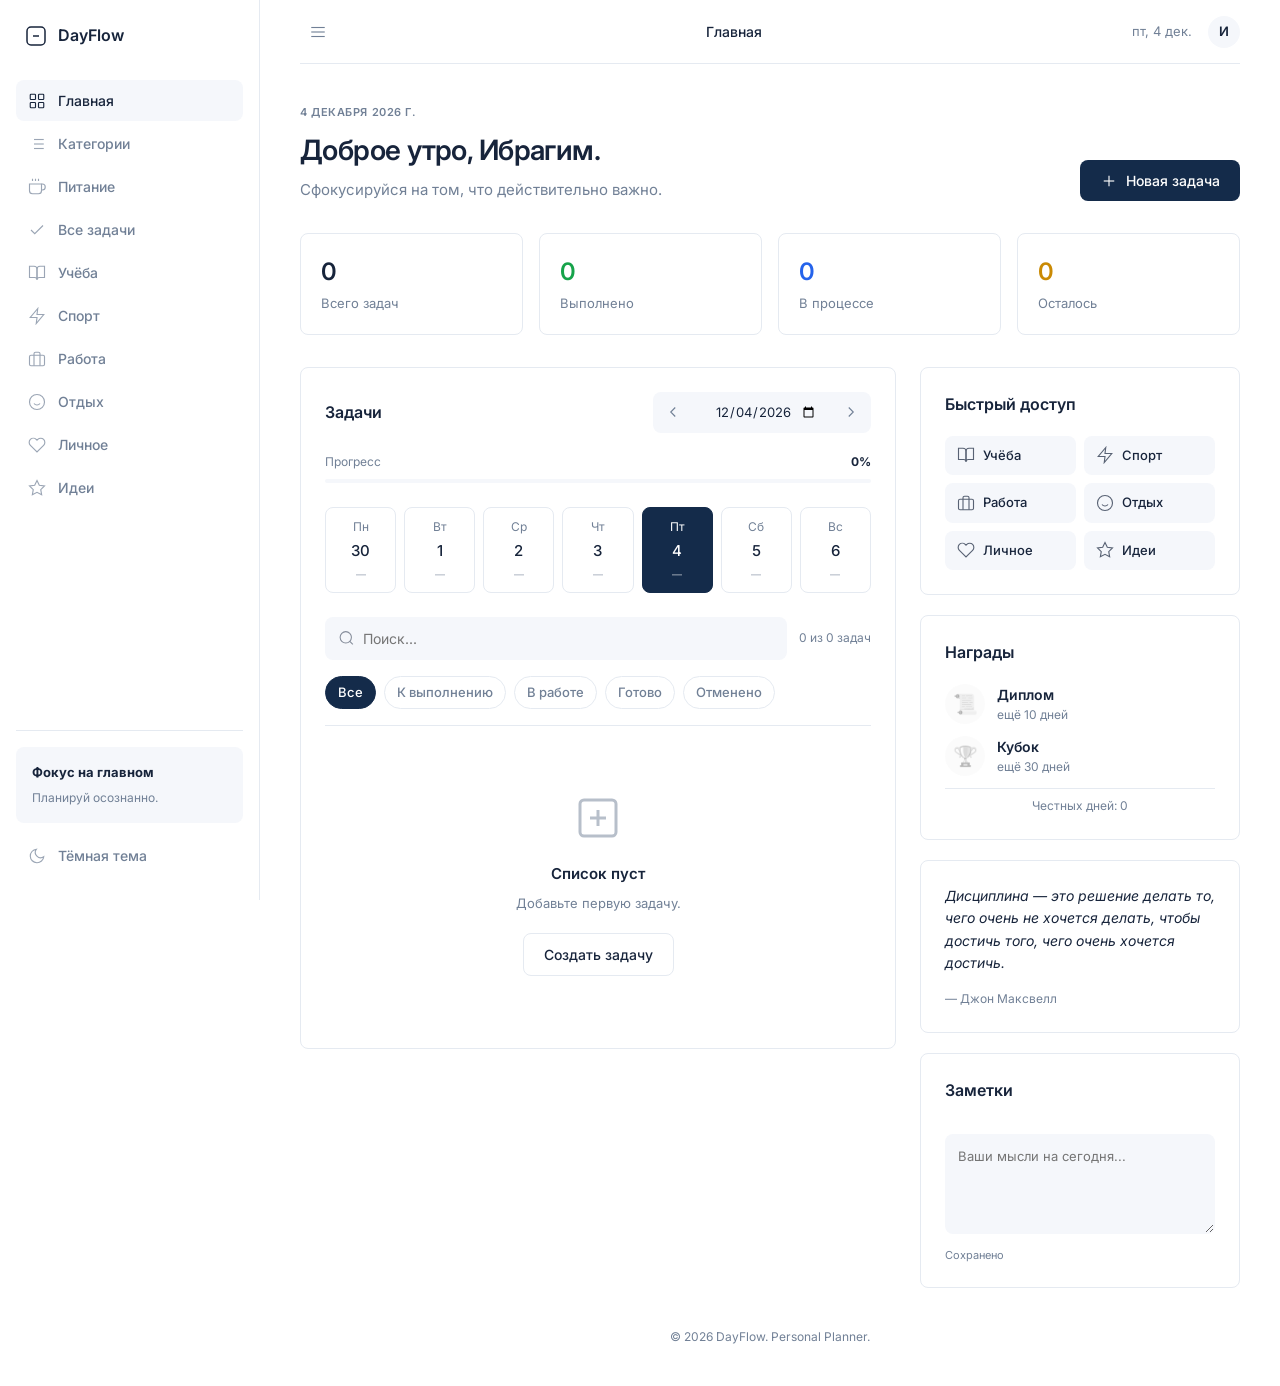
<file: index.html>
<!DOCTYPE html>
<html lang="ru">
<head>
  <meta charset="UTF-8">
  <meta name="viewport" content="width=device-width, initial-scale=1.0, viewport-fit=cover">
  <meta name="theme-color" content="#ffffff">
  <title>DayFlow</title>
  <link rel="preconnect" href="https://fonts.googleapis.com">
  <link rel="preconnect" href="https://fonts.gstatic.com" crossorigin>
  <link href="https://fonts.googleapis.com/css2?family=Inter:wght@400;500;600&display=swap" rel="stylesheet">
  <link rel="stylesheet" href="style.css">
</head>
<body>
  <div class="app-shell">
    <aside class="sidebar" id="sidebar">
      <a class="brand" href="index.html">
        <svg class="brand-icon" viewBox="0 0 24 24" fill="none" stroke="currentColor" stroke-width="2"><rect x="3" y="3" width="18" height="18" rx="4"/><path d="M9 12h6"/></svg>
        <span class="brand-text">DayFlow</span>
      </a>
      
      <nav class="nav">
        <a class="nav-link active" href="index.html">
          <svg viewBox="0 0 24 24" fill="none" stroke="currentColor" stroke-width="2"><rect x="3" y="3" width="7" height="7" rx="1"/><rect x="14" y="3" width="7" height="7" rx="1"/><rect x="3" y="14" width="7" height="7" rx="1"/><rect x="14" y="14" width="7" height="7" rx="1"/></svg>
          Главная
        </a>
        <a class="nav-link" href="category.html">
          <svg viewBox="0 0 24 24" fill="none" stroke="currentColor" stroke-width="2"><line x1="8" y1="6" x2="21" y2="6"/><line x1="8" y1="12" x2="21" y2="12"/><line x1="8" y1="18" x2="21" y2="18"/><line x1="3" y1="6" x2="3.01" y2="6"/><line x1="3" y1="12" x2="3.01" y2="12"/><line x1="3" y1="18" x2="3.01" y2="18"/></svg>
          Категории
        </a>
        <a class="nav-link" href="nutrition.html">
          <svg viewBox="0 0 24 24" fill="none" stroke="currentColor" stroke-width="2"><path d="M18 8h1a4 4 0 0 1 0 8h-1"/><path d="M2 8h16v9a4 4 0 0 1-4 4H6a4 4 0 0 1-4-4V8z"/><line x1="6" y1="1" x2="6" y2="4"/><line x1="10" y1="1" x2="10" y2="4"/><line x1="14" y1="1" x2="14" y2="4"/></svg>
          Питание
        </a>
        <button type="button" class="nav-link" data-filter="all">
          <svg viewBox="0 0 24 24" fill="none" stroke="currentColor" stroke-width="2"><polyline points="20 6 9 17 4 12"/></svg>
          Все задачи
        </button>
        <button type="button" class="nav-link" data-filter="study">
          <svg viewBox="0 0 24 24" fill="none" stroke="currentColor" stroke-width="2"><path d="M2 3h6a4 4 0 0 1 4 4v14a3 3 0 0 0-3-3H2z"/><path d="M22 3h-6a4 4 0 0 0-4 4v14a3 3 0 0 1 3-3h7z"/></svg>
          Учёба
        </button>
        <button type="button" class="nav-link" data-filter="sport">
          <svg viewBox="0 0 24 24" fill="none" stroke="currentColor" stroke-width="2"><polygon points="13 2 3 14 12 14 11 22 21 10 12 10 13 2"/></svg>
          Спорт
        </button>
        <button type="button" class="nav-link" data-filter="work">
          <svg viewBox="0 0 24 24" fill="none" stroke="currentColor" stroke-width="2"><rect x="2" y="7" width="20" height="14" rx="2" ry="2"/><path d="M16 21V5a2 2 0 0 0-2-2h-4a2 2 0 0 0-2 2v16"/></svg>
          Работа
        </button>
        <button type="button" class="nav-link" data-filter="rest">
          <svg viewBox="0 0 24 24" fill="none" stroke="currentColor" stroke-width="2"><circle cx="12" cy="12" r="10"/><path d="M8 14s1.5 2 4 2 4-2 4-2"/><line x1="9" y1="9" x2="9.01" y2="9"/><line x1="15" y1="9" x2="15.01" y2="9"/></svg>
          Отдых
        </button>
        <button type="button" class="nav-link" data-filter="personal">
          <svg viewBox="0 0 24 24" fill="none" stroke="currentColor" stroke-width="2"><path d="M20.84 4.61a5.5 5.5 0 0 0-7.78 0L12 5.67l-1.06-1.06a5.5 5.5 0 0 0-7.78 7.78l1.06 1.06L12 21.23l7.78-7.78 1.06-1.06a5.5 5.5 0 0 0 0-7.78z"/></svg>
          Личное
        </button>
        <button type="button" class="nav-link" data-filter="ideas">
          <svg viewBox="0 0 24 24" fill="none" stroke="currentColor" stroke-width="2"><polygon points="12 2 15.09 8.26 22 9.27 17 14.14 18.18 21.02 12 17.77 5.82 21.02 7 14.14 2 9.27 8.91 8.26 12 2"/></svg>
          Идеи
        </button>
      </nav>

      <div class="sidebar-bottom">
        <div class="tip-card">
          <strong>Фокус на главном</strong>
          <small>Планируй осознанно.</small>
        </div>
        <button type="button" class="nav-link theme-toggle" id="themeToggle">
          <svg class="icon-moon" viewBox="0 0 24 24" fill="none" stroke="currentColor" stroke-width="2"><path d="M21 12.79A9 9 0 1 1 11.21 3 7 7 0 0 0 21 12.79z"/></svg>
          <svg class="icon-sun hidden" viewBox="0 0 24 24" fill="none" stroke="currentColor" stroke-width="2"><circle cx="12" cy="12" r="5"/><line x1="12" y1="1" x2="12" y2="3"/><line x1="12" y1="21" x2="12" y2="23"/><line x1="4.22" y1="4.22" x2="5.64" y2="5.64"/><line x1="18.36" y1="18.36" x2="19.78" y2="19.78"/><line x1="1" y1="12" x2="3" y2="12"/><line x1="21" y1="12" x2="23" y2="12"/><line x1="4.22" y1="19.78" x2="5.64" y2="18.36"/><line x1="18.36" y1="5.64" x2="19.78" y2="4.22"/></svg>
          <span id="themeLabel">Тёмная тема</span>
        </button>
      </div>
    </aside>
    
    <button type="button" class="nav-backdrop" id="navBackdrop" aria-label="Закрыть меню"></button>

    <main class="main-content">
      <header class="topbar">
        <button type="button" class="mobile-menu icon-button" id="menuToggle" aria-label="Меню">
          <svg viewBox="0 0 24 24" fill="none" stroke="currentColor" stroke-width="2"><line x1="3" y1="12" x2="21" y2="12"/><line x1="3" y1="6" x2="21" y2="6"/><line x1="3" y1="18" x2="21" y2="18"/></svg>
        </button>
        <div class="breadcrumb">Главная</div>
        <div class="top-actions">
          <span class="today-label" id="headerDate"></span>
          <div class="avatar">И</div>
        </div>
      </header>

      <section class="welcome-row">
        <div>
          <p class="eyebrow" id="fullDate">ПЛАН НА СЕГОДНЯ</p>
          <h1>Доброе утро, Ибрагим.</h1>
          <p class="muted">Сфокусируйся на том, что действительно важно.</p>
        </div>
        <button type="button" class="primary-button" id="addTaskTop">
          <svg viewBox="0 0 24 24" fill="none" stroke="currentColor" stroke-width="2"><line x1="12" y1="5" x2="12" y2="19"/><line x1="5" y1="12" x2="19" y2="12"/></svg>
          Новая задача
        </button>
      </section>

      <section class="stats-grid">
        <article class="stat-card">
          <div class="stat-value" id="totalCount">0</div>
          <div class="stat-label">Всего задач</div>
        </article>
        <article class="stat-card">
          <div class="stat-value success" id="doneCount">0</div>
          <div class="stat-label">Выполнено</div>
        </article>
        <article class="stat-card">
          <div class="stat-value active" id="progressCount">0</div>
          <div class="stat-label">В процессе</div>
        </article>
        <article class="stat-card">
          <div class="stat-value warning" id="remainingCount">0</div>
          <div class="stat-label">Осталось</div>
        </article>
      </section>

      <section class="content-grid">
        <div class="panel tasks-panel">
          <div class="panel-heading">
            <h2>Задачи</h2>
            <div class="date-control">
              <button type="button" class="icon-button small" id="prevDay">
                <svg viewBox="0 0 24 24" fill="none" stroke="currentColor" stroke-width="2"><polyline points="15 18 9 12 15 6"/></svg>
              </button>
              <input type="date" id="selectedDate">
              <button type="button" class="icon-button small" id="nextDay">
                <svg viewBox="0 0 24 24" fill="none" stroke="currentColor" stroke-width="2"><polyline points="9 18 15 12 9 6"/></svg>
              </button>
            </div>
          </div>
          
          <div class="progress-wrap">
            <div class="progress-info">
              <span>Прогресс</span>
              <strong id="progressPercent">0%</strong>
            </div>
            <div class="progress-track"><div id="progressBar"></div></div>
          </div>

          <div class="week-strip" id="weekStrip"></div>

          <div class="task-tools">
            <label class="search-box">
              <svg viewBox="0 0 24 24" fill="none" stroke="currentColor" stroke-width="2"><circle cx="11" cy="11" r="8"/><line x1="21" y1="21" x2="16.65" y2="16.65"/></svg>
              <input type="search" id="taskSearch" placeholder="Поиск...">
            </label>
            <span class="task-tools-hint" id="taskCountHint"></span>
          </div>

          <div class="filter-row">
            <button type="button" class="filter-chip selected" data-status="all">Все</button>
            <button type="button" class="filter-chip" data-status="todo">К выполнению</button>
            <button type="button" class="filter-chip" data-status="doing">В работе</button>
            <button type="button" class="filter-chip" data-status="done">Готово</button>
            <button type="button" class="filter-chip" data-status="cancelled">Отменено</button>
          </div>

          <div id="taskList" class="task-list"></div>
          
          <div class="empty-state hidden" id="emptyState">
            <svg class="empty-icon" viewBox="0 0 24 24" fill="none" stroke="currentColor" stroke-width="1.5"><rect x="3" y="3" width="18" height="18" rx="2"/><path d="M12 8v8"/><path d="M8 12h8"/></svg>
            <h3>Список пуст</h3>
            <p>Добавьте первую задачу, чтобы начать продуктивный день.</p>
            <button type="button" class="primary-button ghost" id="emptyAdd">Создать задачу</button>
          </div>
        </div>

        <aside class="right-column">
          <div class="panel quick-panel">
            <div class="panel-heading"><h2>Быстрый доступ</h2></div>
            <div class="quick-categories">
              <button type="button" class="quick-category" data-category="study"><svg viewBox="0 0 24 24" fill="none" stroke="currentColor" stroke-width="2"><path d="M2 3h6a4 4 0 0 1 4 4v14a3 3 0 0 0-3-3H2z"/><path d="M22 3h-6a4 4 0 0 0-4 4v14a3 3 0 0 1 3-3h7z"/></svg> Учёба</button>
              <button type="button" class="quick-category" data-category="sport"><svg viewBox="0 0 24 24" fill="none" stroke="currentColor" stroke-width="2"><polygon points="13 2 3 14 12 14 11 22 21 10 12 10 13 2"/></svg> Спорт</button>
              <button type="button" class="quick-category" data-category="work"><svg viewBox="0 0 24 24" fill="none" stroke="currentColor" stroke-width="2"><rect x="2" y="7" width="20" height="14" rx="2"/><path d="M16 21V5a2 2 0 0 0-2-2h-4a2 2 0 0 0-2 2v16"/></svg> Работа</button>
              <button type="button" class="quick-category" data-category="rest"><svg viewBox="0 0 24 24" fill="none" stroke="currentColor" stroke-width="2"><circle cx="12" cy="12" r="10"/><path d="M8 14s1.5 2 4 2 4-2 4-2"/></svg> Отдых</button>
              <button type="button" class="quick-category" data-category="personal"><svg viewBox="0 0 24 24" fill="none" stroke="currentColor" stroke-width="2"><path d="M20.84 4.61a5.5 5.5 0 0 0-7.78 0L12 5.67l-1.06-1.06a5.5 5.5 0 0 0-7.78 7.78l1.06 1.06L12 21.23l7.78-7.78 1.06-1.06a5.5 5.5 0 0 0 0-7.78z"/></svg> Личное</button>
              <button type="button" class="quick-category" data-category="ideas"><svg viewBox="0 0 24 24" fill="none" stroke="currentColor" stroke-width="2"><polygon points="12 2 15.09 8.26 22 9.27 17 14.14 18.18 21.02 12 17.77 5.82 21.02 7 14.14 2 9.27 8.91 8.26 12 2"/></svg> Идеи</button>
            </div>
          </div>

          <!-- === НАГРАДЫ (добавлено) === -->
          <div class="panel awards-panel">
            <div class="panel-heading"><h2>Награды</h2></div>
            <div id="awardsBlock" class="awards-block" aria-live="polite"></div>
          </div>

          <div class="quote-card">
            <blockquote>
              <p>Дисциплина — это решение делать то, чего очень не хочется делать, чтобы достичь того, чего очень хочется достичь.</p>
              <cite>— Джон Максвелл</cite>
            </blockquote>
          </div>

          <div class="panel mini-panel">
            <div class="panel-heading"><h2>Заметки</h2></div>
            <textarea id="dailyNote" placeholder="Ваши мысли на сегодня..."></textarea>
            <small class="save-hint" id="noteSaved">Сохранено</small>
          </div>
        </aside>
      </section>
      
      <footer>© 2026 DayFlow. Personal Planner.</footer>
    </main>
  </div>

  <!-- Модальное окно -->
  <div class="modal-backdrop hidden" id="taskModal">
    <form class="modal" id="taskForm">
      <div class="modal-heading">
        <h2 id="modalTitle">Новая задача</h2>
        <button type="button" class="icon-button" id="closeModal">
          <svg viewBox="0 0 24 24" fill="none" stroke="currentColor" stroke-width="2"><line x1="18" y1="6" x2="6" y2="18"/><line x1="6" y1="6" x2="18" y2="18"/></svg>
        </button>
      </div>
      <input type="hidden" id="taskId">
      
      <div class="form-group">
        <label>Название</label>
        <input id="taskTitle" maxlength="90" required placeholder="Что нужно сделать?">
      </div>
      
      <div class="form-group">
        <label>Описание <span class="optional">(необязательно)</span></label>
        <textarea id="taskDescription" rows="2" placeholder="Детали задачи..."></textarea>
      </div>
      
      <div class="form-row">
        <div class="form-group">
          <label>Категория</label>
          <select id="taskCategory">
            <option value="study">Учёба</option>
            <option value="sport">Спорт</option>
            <option value="work">Работа</option>
            <option value="rest">Отдых</option>
            <option value="personal">Личное</option>
            <option value="ideas">Идеи</option>
          </select>
        </div>
        <div class="form-group">
          <label>Дата</label>
          <input type="date" id="taskDate" required>
        </div>
      </div>

      <div class="form-row">
        <div class="form-group">
          <label>Время <span class="optional">(необязательно)</span></label>
          <input type="time" id="taskTime">
        </div>
        <div class="form-group">
          <label>Приоритет</label>
          <select id="taskPriority">
            <option value="normal">Обычный</option>
            <option value="high">Высокий</option>
            <option value="low">Низкий</option>
          </select>
        </div>
      </div>

      <div class="form-group">
        <label>Статус</label>
        <select id="taskStatus">
          <option value="todo">К выполнению</option>
          <option value="doing">В работе</option>
          <option value="done">Готово</option>
          <option value="cancelled">Отменено</option>
        </select>
      </div>

      <div id="sportFields" class="sport-fields hidden">
        <div class="sport-title">Параметры активности</div>
        <div class="form-row">
          <div class="form-group">
            <label>Тип</label>
            <select id="sportType"><option>Бег</option><option>Велосипед</option><option>Прогулка</option><option>Тренировка</option></select>
          </div>
          <div class="form-group">
            <label>Цель</label>
            <input id="sportGoal" placeholder="Например: 5 км">
          </div>
        </div>
      </div>

      <div class="modal-actions">
        <button type="button" class="secondary-button" id="cancelModal">Отмена</button>
        <button type="submit" class="primary-button">Сохранить</button>
      </div>
    </form>
  </div>

  <div id="toast-container" class="toast-container"></div>
  <script src="script.js"></script>
</body>
</html>
</file>
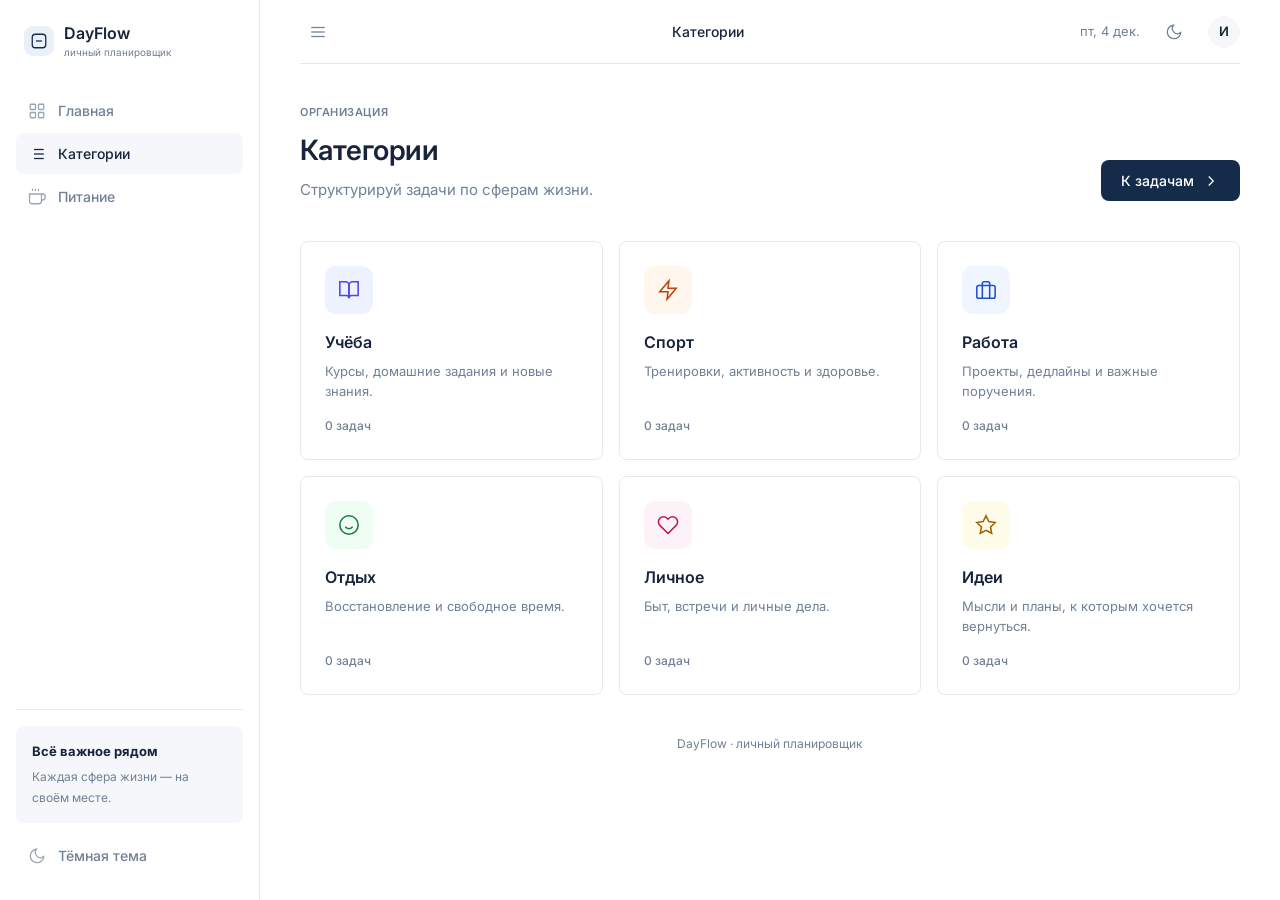
<file: category.html>
<!DOCTYPE html>
<html lang="ru">
<head>
  <meta charset="UTF-8">
  <meta name="viewport" content="width=device-width, initial-scale=1.0, viewport-fit=cover">
  <meta name="theme-color" content="#f3f5f8">
  <title>Категории — DayFlow</title>
  <link rel="preconnect" href="https://fonts.googleapis.com">
  <link rel="preconnect" href="https://fonts.gstatic.com" crossorigin>
  <link href="https://fonts.googleapis.com/css2?family=Inter:wght@400;500;600;700&display=swap" rel="stylesheet">
  <link rel="stylesheet" href="style.css">
</head>
<body>
  <svg xmlns="http://www.w3.org/2000/svg" style="display:none" aria-hidden="true">
    <symbol id="i-logo" viewBox="0 0 24 24"><rect x="3" y="3" width="18" height="18" rx="4"/><path d="M8 12h8"/></symbol>
    <symbol id="i-grid" viewBox="0 0 24 24"><rect x="3" y="3" width="7" height="7" rx="1"/><rect x="14" y="3" width="7" height="7" rx="1"/><rect x="3" y="14" width="7" height="7" rx="1"/><rect x="14" y="14" width="7" height="7" rx="1"/></symbol>
    <symbol id="i-list" viewBox="0 0 24 24"><line x1="8" y1="6" x2="21" y2="6"/><line x1="8" y1="12" x2="21" y2="12"/><line x1="8" y1="18" x2="21" y2="18"/><line x1="3" y1="6" x2="3.01" y2="6"/><line x1="3" y1="12" x2="3.01" y2="12"/><line x1="3" y1="18" x2="3.01" y2="18"/></symbol>
    <symbol id="i-cup" viewBox="0 0 24 24"><path d="M18 8h1a4 4 0 0 1 0 8h-1"/><path d="M2 8h16v9a4 4 0 0 1-4 4H6a4 4 0 0 1-4-4V8z"/><line x1="6" y1="1" x2="6" y2="4"/><line x1="10" y1="1" x2="10" y2="4"/><line x1="14" y1="1" x2="14" y2="4"/></symbol>
    <symbol id="i-moon" viewBox="0 0 24 24"><path d="M21 12.79A9 9 0 1 1 11.21 3 7 7 0 0 0 21 12.79z"/></symbol>
    <symbol id="i-sun" viewBox="0 0 24 24"><circle cx="12" cy="12" r="5"/><line x1="12" y1="1" x2="12" y2="3"/><line x1="12" y1="21" x2="12" y2="23"/><line x1="4.22" y1="4.22" x2="5.64" y2="5.64"/><line x1="18.36" y1="18.36" x2="19.78" y2="19.78"/><line x1="1" y1="12" x2="3" y2="12"/><line x1="21" y1="12" x2="23" y2="12"/><line x1="4.22" y1="19.78" x2="5.64" y2="18.36"/><line x1="18.36" y1="5.64" x2="19.78" y2="4.22"/></symbol>
    <symbol id="i-menu" viewBox="0 0 24 24"><line x1="3" y1="12" x2="21" y2="12"/><line x1="3" y1="6" x2="21" y2="6"/><line x1="3" y1="18" x2="21" y2="18"/></symbol>
    <symbol id="i-right" viewBox="0 0 24 24"><polyline points="9 18 15 12 9 6"/></symbol>
    <symbol id="i-book" viewBox="0 0 24 24"><path d="M2 3h6a4 4 0 0 1 4 4v14a3 3 0 0 0-3-3H2z"/><path d="M22 3h-6a4 4 0 0 0-4 4v14a3 3 0 0 1 3-3h7z"/></symbol>
    <symbol id="i-bolt" viewBox="0 0 24 24"><polygon points="13 2 3 14 12 14 11 22 21 10 12 10 13 2"/></symbol>
    <symbol id="i-case" viewBox="0 0 24 24"><rect x="2" y="7" width="20" height="14" rx="2"/><path d="M16 21V5a2 2 0 0 0-2-2h-4a2 2 0 0 0-2 2v16"/></symbol>
    <symbol id="i-smile" viewBox="0 0 24 24"><circle cx="12" cy="12" r="10"/><path d="M8 14s1.5 2 4 2 4-2 4-2"/><line x1="9" y1="9" x2="9.01" y2="9"/><line x1="15" y1="9" x2="15.01" y2="9"/></symbol>
    <symbol id="i-heart" viewBox="0 0 24 24"><path d="M20.84 4.61a5.5 5.5 0 0 0-7.78 0L12 5.67l-1.06-1.06a5.5 5.5 0 0 0-7.78 7.78l1.06 1.06L12 21.23l7.78-7.78 1.06-1.06a5.5 5.5 0 0 0 0-7.78z"/></symbol>
    <symbol id="i-star" viewBox="0 0 24 24"><polygon points="12 2 15.09 8.26 22 9.27 17 14.14 18.18 21.02 12 17.77 5.82 21.02 7 14.14 2 9.27 8.91 8.26 12 2"/></symbol>
  </svg>

  <div class="app-shell">
    <aside class="sidebar" id="sidebar">
      <a class="brand" href="index.html">
        <span class="brand-mark"><svg class="icon"><use href="#i-logo"></use></svg></span>
        <span class="brand-text">DayFlow<small>личный планировщик</small></span>
      </a>

      <nav class="nav" aria-label="Основная навигация">
        <a class="nav-link" href="index.html"><svg class="icon"><use href="#i-grid"></use></svg>Главная</a>
        <a class="nav-link active" href="category.html"><svg class="icon"><use href="#i-list"></use></svg>Категории</a>
        <a class="nav-link" href="nutrition.html"><svg class="icon"><use href="#i-cup"></use></svg>Питание</a>
      </nav>

      <div class="sidebar-bottom">
        <div class="tip-card">
          <strong>Всё важное рядом</strong>
          <small>Каждая сфера жизни — на своём месте.</small>
        </div>
        <button type="button" class="nav-link" id="themeToggle">
          <svg class="icon icon-moon"><use href="#i-moon"></use></svg>
          <svg class="icon icon-sun hidden"><use href="#i-sun"></use></svg>
          <span id="themeLabel">Тёмная тема</span>
        </button>
      </div>
    </aside>

    <button type="button" class="nav-backdrop" id="navBackdrop" aria-label="Закрыть меню"></button>

    <main class="main-content">
      <header class="topbar">
        <button type="button" class="mobile-menu icon-button" id="menuToggle" aria-label="Открыть меню" aria-expanded="false">
          <svg class="icon"><use href="#i-menu"></use></svg>
        </button>
        <div class="breadcrumb">Категории</div>
        <div class="top-actions">
          <span class="today-label" id="headerDate"></span>
          <button type="button" class="icon-button" id="themeToggleTop" aria-label="Переключить тему">
            <svg class="icon icon-moon"><use href="#i-moon"></use></svg>
            <svg class="icon icon-sun hidden"><use href="#i-sun"></use></svg>
          </button>
          <div class="avatar">И</div>
        </div>
      </header>

      <section class="welcome-row">
        <div>
          <p class="eyebrow">Организация</p>
          <h1>Категории</h1>
          <p class="muted">Структурируй задачи по сферам жизни.</p>
        </div>
        <a class="primary-button button-link" href="index.html">К задачам<svg class="icon"><use href="#i-right"></use></svg></a>
      </section>

      <section class="category-grid-page" id="categoryGrid">
        <a class="category-large" href="index.html?category=study">
          <span class="category-icon lg cat-study"><svg class="icon"><use href="#i-book"></use></svg></span>
          <h2>Учёба</h2>
          <p>Курсы, домашние задания и новые знания.</p>
          <strong id="count-study">0 задач</strong>
        </a>
        <a class="category-large" href="index.html?category=sport">
          <span class="category-icon lg cat-sport"><svg class="icon"><use href="#i-bolt"></use></svg></span>
          <h2>Спорт</h2>
          <p>Тренировки, активность и здоровье.</p>
          <strong id="count-sport">0 задач</strong>
        </a>
        <a class="category-large" href="index.html?category=work">
          <span class="category-icon lg cat-work"><svg class="icon"><use href="#i-case"></use></svg></span>
          <h2>Работа</h2>
          <p>Проекты, дедлайны и важные поручения.</p>
          <strong id="count-work">0 задач</strong>
        </a>
        <a class="category-large" href="index.html?category=rest">
          <span class="category-icon lg cat-rest"><svg class="icon"><use href="#i-smile"></use></svg></span>
          <h2>Отдых</h2>
          <p>Восстановление и свободное время.</p>
          <strong id="count-rest">0 задач</strong>
        </a>
        <a class="category-large" href="index.html?category=personal">
          <span class="category-icon lg cat-personal"><svg class="icon"><use href="#i-heart"></use></svg></span>
          <h2>Личное</h2>
          <p>Быт, встречи и личные дела.</p>
          <strong id="count-personal">0 задач</strong>
        </a>
        <a class="category-large" href="index.html?category=ideas">
          <span class="category-icon lg cat-ideas"><svg class="icon"><use href="#i-star"></use></svg></span>
          <h2>Идеи</h2>
          <p>Мысли и планы, к которым хочется вернуться.</p>
          <strong id="count-ideas">0 задач</strong>
        </a>
      </section>

      <footer>DayFlow <span>·</span> личный планировщик</footer>
    </main>
  </div>

  <div id="toast-container" class="toast-container" aria-live="polite"></div>
  <script src="script.js"></script>
</body>
</html>
</file>
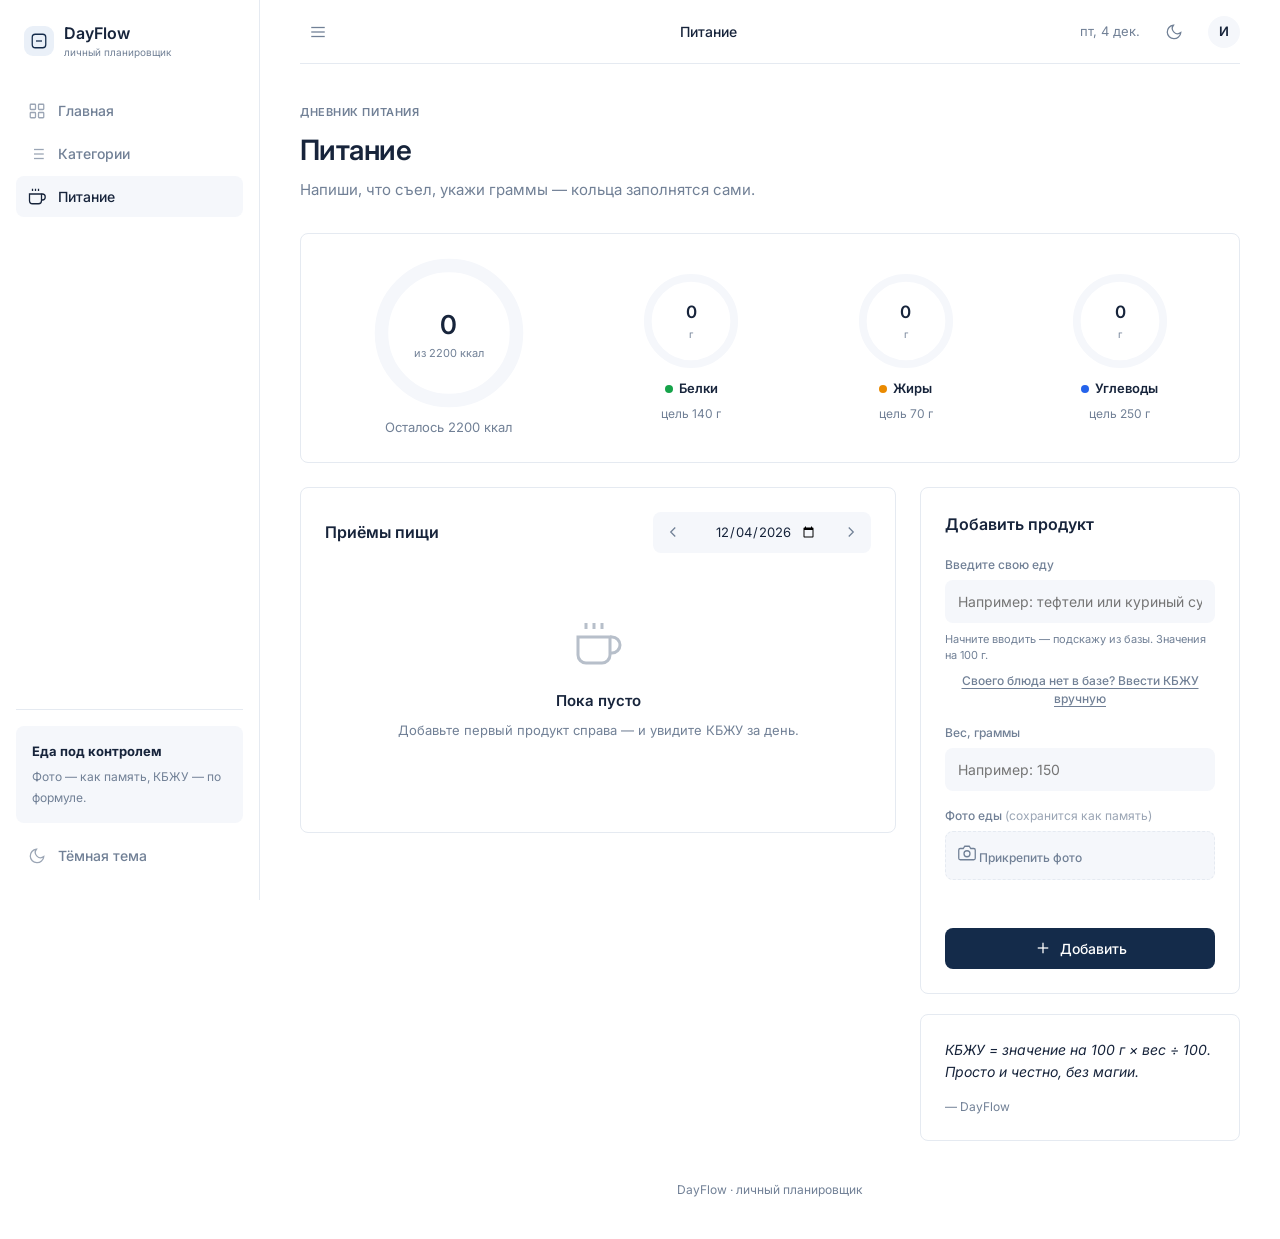
<file: nutrition.html>
<!DOCTYPE html>
<html lang="ru">
<head>
  <meta charset="UTF-8">
  <meta name="viewport" content="width=device-width, initial-scale=1.0, viewport-fit=cover">
  <meta name="theme-color" content="#f3f5f8">
  <title>Питание — DayFlow</title>
  <link rel="preconnect" href="https://fonts.googleapis.com">
  <link rel="preconnect" href="https://fonts.gstatic.com" crossorigin>
  <link href="https://fonts.googleapis.com/css2?family=Inter:wght@400;500;600;700&display=swap" rel="stylesheet">
  <link rel="stylesheet" href="style.css">
</head>
<body>
  <svg xmlns="http://www.w3.org/2000/svg" style="display:none" aria-hidden="true">
    <symbol id="i-logo" viewBox="0 0 24 24"><rect x="3" y="3" width="18" height="18" rx="4"/><path d="M8 12h8"/></symbol>
    <symbol id="i-grid" viewBox="0 0 24 24"><rect x="3" y="3" width="7" height="7" rx="1"/><rect x="14" y="3" width="7" height="7" rx="1"/><rect x="3" y="14" width="7" height="7" rx="1"/><rect x="14" y="14" width="7" height="7" rx="1"/></symbol>
    <symbol id="i-list" viewBox="0 0 24 24"><line x1="8" y1="6" x2="21" y2="6"/><line x1="8" y1="12" x2="21" y2="12"/><line x1="8" y1="18" x2="21" y2="18"/><line x1="3" y1="6" x2="3.01" y2="6"/><line x1="3" y1="12" x2="3.01" y2="12"/><line x1="3" y1="18" x2="3.01" y2="18"/></symbol>
    <symbol id="i-cup" viewBox="0 0 24 24"><path d="M18 8h1a4 4 0 0 1 0 8h-1"/><path d="M2 8h16v9a4 4 0 0 1-4 4H6a4 4 0 0 1-4-4V8z"/><line x1="6" y1="1" x2="6" y2="4"/><line x1="10" y1="1" x2="10" y2="4"/><line x1="14" y1="1" x2="14" y2="4"/></symbol>
    <symbol id="i-camera" viewBox="0 0 24 24"><path d="M23 19a2 2 0 0 1-2 2H3a2 2 0 0 1-2-2V8a2 2 0 0 1 2-2h4l2-3h6l2 3h4a2 2 0 0 1 2 2z"/><circle cx="12" cy="13" r="4"/></symbol>
    <symbol id="i-plus" viewBox="0 0 24 24"><line x1="12" y1="5" x2="12" y2="19"/><line x1="5" y1="12" x2="19" y2="12"/></symbol>
    <symbol id="i-left" viewBox="0 0 24 24"><polyline points="15 18 9 12 15 6"/></symbol>
    <symbol id="i-right" viewBox="0 0 24 24"><polyline points="9 18 15 12 9 6"/></symbol>
    <symbol id="i-moon" viewBox="0 0 24 24"><path d="M21 12.79A9 9 0 1 1 11.21 3 7 7 0 0 0 21 12.79z"/></symbol>
    <symbol id="i-sun" viewBox="0 0 24 24"><circle cx="12" cy="12" r="5"/><line x1="12" y1="1" x2="12" y2="3"/><line x1="12" y1="21" x2="12" y2="23"/><line x1="4.22" y1="4.22" x2="5.64" y2="5.64"/><line x1="18.36" y1="18.36" x2="19.78" y2="19.78"/><line x1="1" y1="12" x2="3" y2="12"/><line x1="21" y1="12" x2="23" y2="12"/><line x1="4.22" y1="19.78" x2="5.64" y2="18.36"/><line x1="18.36" y1="5.64" x2="19.78" y2="4.22"/></symbol>
    <symbol id="i-menu" viewBox="0 0 24 24"><line x1="3" y1="12" x2="21" y2="12"/><line x1="3" y1="6" x2="21" y2="6"/><line x1="3" y1="18" x2="21" y2="18"/></symbol>
    <symbol id="i-x" viewBox="0 0 24 24"><line x1="18" y1="6" x2="6" y2="18"/><line x1="6" y1="6" x2="18" y2="18"/></symbol>
  </svg>

  <div class="app-shell">
    <aside class="sidebar" id="sidebar">
      <a class="brand" href="index.html">
        <span class="brand-mark"><svg class="icon"><use href="#i-logo"></use></svg></span>
        <span class="brand-text">DayFlow<small>личный планировщик</small></span>
      </a>

      <nav class="nav" aria-label="Основная навигация">
        <a class="nav-link" href="index.html"><svg class="icon"><use href="#i-grid"></use></svg>Главная</a>
        <a class="nav-link" href="category.html"><svg class="icon"><use href="#i-list"></use></svg>Категории</a>
        <a class="nav-link active" href="nutrition.html"><svg class="icon"><use href="#i-cup"></use></svg>Питание</a>
      </nav>

      <div class="sidebar-bottom">
        <div class="tip-card">
          <strong>Еда под контролем</strong>
          <small>Фото — как память, КБЖУ — по формуле.</small>
        </div>
        <button type="button" class="nav-link" id="themeToggle">
          <svg class="icon icon-moon"><use href="#i-moon"></use></svg>
          <svg class="icon icon-sun hidden"><use href="#i-sun"></use></svg>
          <span id="themeLabel">Тёмная тема</span>
        </button>
      </div>
    </aside>

    <button type="button" class="nav-backdrop" id="navBackdrop" aria-label="Закрыть меню"></button>

    <main class="main-content">
      <header class="topbar">
        <button type="button" class="mobile-menu icon-button" id="menuToggle" aria-label="Открыть меню" aria-expanded="false">
          <svg class="icon"><use href="#i-menu"></use></svg>
        </button>
        <div class="breadcrumb">Питание</div>
        <div class="top-actions">
          <span class="today-label" id="headerDate"></span>
          <button type="button" class="icon-button" id="themeToggleTop" aria-label="Переключить тему">
            <svg class="icon icon-moon"><use href="#i-moon"></use></svg>
            <svg class="icon icon-sun hidden"><use href="#i-sun"></use></svg>
          </button>
          <div class="avatar">И</div>
        </div>
      </header>

      <section class="welcome-row">
        <div>
          <p class="eyebrow">Дневник питания</p>
          <h1>Питание</h1>
          <p class="muted">Напиши, что съел, укажи граммы — кольца заполнятся сами.</p>
        </div>
      </section>

      <section class="panel nutrition-rings-panel">
        <div class="nutrition-rings" id="nutritionRings" aria-live="polite"></div>
      </section>

      <section class="content-grid">
        <div class="panel">
          <div class="panel-heading">
            <h2>Приёмы пищи</h2>
            <div class="date-control">
              <button type="button" class="icon-button small" id="nutritionPrevDay" aria-label="Предыдущий день">
                <svg class="icon"><use href="#i-left"></use></svg>
              </button>
              <input type="date" id="nutritionDate">
              <button type="button" class="icon-button small" id="nutritionNextDay" aria-label="Следующий день">
                <svg class="icon"><use href="#i-right"></use></svg>
              </button>
            </div>
          </div>

          <div id="mealList" class="task-list"></div>

          <div class="empty-state" id="mealEmpty">
            <svg class="empty-icon" viewBox="0 0 24 24" fill="none" stroke="currentColor" stroke-width="1.5"><path d="M18 8h1a4 4 0 0 1 0 8h-1"/><path d="M2 8h16v9a4 4 0 0 1-4 4H6a4 4 0 0 1-4-4V8z"/><line x1="6" y1="1" x2="6" y2="4"/><line x1="10" y1="1" x2="10" y2="4"/><line x1="14" y1="1" x2="14" y2="4"/></svg>
            <h3>Пока пусто</h3>
            <p>Добавьте первый продукт справа — и увидите КБЖУ за день.</p>
          </div>
        </div>

        <aside class="right-column">
          <div class="panel">
            <div class="panel-heading"><h2>Добавить продукт</h2></div>
            <form id="mealForm">
              <div class="form-group food-search-group">
                <label>Введите свою еду</label>
                <input id="foodNameInput" maxlength="60" autocomplete="off" required placeholder="Например: тефтели или куриный суп">
                <div class="food-suggestions hidden" id="foodSuggestions"></div>
                <div class="selected-food-chip hidden" id="selectedFoodChip"></div>
                <small class="save-hint" id="dbHint">Начните вводить — подскажу из базы. Значения на 100 г.</small>
                <button type="button" class="own-food-button" id="addOwnFoodBtn">Своего блюда нет в базе? Ввести КБЖУ вручную</button>
              </div>

              <div class="unknown-food-notice hidden" id="unknownFoodNotice" role="alert"></div>

              <div id="customFields" class="sport-fields hidden">
                <div class="sport-title">Свой продукт — значения на 100 г</div>
                <div class="form-row">
                  <div class="form-group">
                    <label>Ккал</label>
                    <input type="number" id="customKcal" min="0" max="900" step="0.1" placeholder="0">
                  </div>
                  <div class="form-group">
                    <label>Белки, г</label>
                    <input type="number" id="customProtein" min="0" max="100" step="0.1" placeholder="0">
                  </div>
                </div>
                <div class="form-row">
                  <div class="form-group">
                    <label>Жиры, г</label>
                    <input type="number" id="customFat" min="0" max="100" step="0.1" placeholder="0">
                  </div>
                  <div class="form-group">
                    <label>Углеводы, г</label>
                    <input type="number" id="customCarbs" min="0" max="100" step="0.1" placeholder="0">
                  </div>
                </div>
              </div>

              <div class="form-group">
                <label>Вес, граммы</label>
                <input type="number" id="foodGrams" min="1" max="5000" step="1" required placeholder="Например: 150">
              </div>

              <div class="form-group">
                <label>Фото еды <span class="optional">(сохранится как память)</span></label>
                <label class="photo-upload">
                  <svg class="icon"><use href="#i-camera"></use></svg>
                  <span>Прикрепить фото</span>
                  <input type="file" id="mealPhoto" accept="image/*" class="hidden">
                </label>
                <div class="photo-preview hidden" id="photoPreviewWrap">
                  <img id="photoPreview" alt="Фото приёма пищи">
                  <button type="button" class="mini-action delete-action" id="removePhoto" title="Убрать фото" aria-label="Убрать фото">
                    <svg class="icon"><use href="#i-x"></use></svg>
                  </button>
                </div>
              </div>

              <div class="food-preview" id="foodPreview" aria-live="polite"></div>

              <button type="submit" class="primary-button nutrition-submit">
                <svg class="icon"><use href="#i-plus"></use></svg>
                Добавить
              </button>
            </form>
          </div>

          <div class="quote-card">
            <blockquote>
              <p>КБЖУ = значение на 100 г × вес ÷ 100. Просто и честно, без магии.</p>
              <cite>— DayFlow</cite>
            </blockquote>
          </div>
        </aside>
      </section>

      <footer>DayFlow <span>·</span> личный планировщик</footer>
    </main>
  </div>

  <div id="toast-container" class="toast-container" aria-live="polite"></div>
  <script src="script.js"></script>
</body>
</html>
</file>
<file: style.css>
/* === RESET & BASE === */
* { box-sizing: border-box; margin: 0; padding: 0; }
:root {
  --bg: #ffffff; --surface: #ffffff; --surface-alt: #f5f7fb;
  --text: #17243b; --text-muted: #718096; --border: #e5eaf1;
  --primary: #142b4a; --primary-hover: #203d62;
  --radius: 8px; --shadow: 0 1px 2px rgba(0,0,0,0.05);
}
body.dark {
  --bg: #09090b; --surface: #18181b; --surface-alt: #27272a;
  --text: #fafafa; --text-muted: #a1a1aa; --border: #27272a;
  --primary: #dbeafe; --primary-hover: #bfdbfe;
  --shadow: 0 1px 2px rgba(0,0,0,0.2);
}
body {
  background: var(--bg); color: var(--text);
  font-family: 'Inter', -apple-system, sans-serif; font-size: 14px; line-height: 1.5;
  transition: background 0.2s, color 0.2s; overflow-x: hidden; min-height: 100vh;
  -webkit-font-smoothing: antialiased;
}
button, input, textarea, select { font: inherit; border: none; background: none; color: inherit; }
button { cursor: pointer; } a { text-decoration: none; color: inherit; }
svg { width: 18px; height: 18px; stroke-width: 1.5; }

/* === LAYOUT === */
.app-shell { display: flex; min-height: 100vh; }
.sidebar {
  width: 260px; position: fixed; inset: 0 auto 0 0;
  background: var(--surface); border-right: 1px solid var(--border);
  padding: 24px 16px; display: flex; flex-direction: column; z-index: 50;
}
.brand { display: flex; align-items: center; gap: 10px; font-weight: 600; font-size: 16px; margin-bottom: 32px; padding: 0 8px; }
.brand-icon { width: 24px; height: 24px; }
.nav { display: flex; flex-direction: column; gap: 2px; flex: 1; }
.nav-link {
  display: flex; align-items: center; gap: 12px; padding: 10px 12px;
  border-radius: var(--radius); color: var(--text-muted); font-weight: 500; font-size: 14px;
  transition: all 0.15s ease;
}
.nav-link svg { opacity: 0.7; }
.nav-link:hover, .nav-link.active { background: var(--surface-alt); color: var(--text); }
.nav-link.active svg { opacity: 1; }
.sidebar-bottom { margin-top: auto; padding-top: 16px; border-top: 1px solid var(--border); }
.tip-card { padding: 16px; background: var(--surface-alt); border-radius: var(--radius); margin-bottom: 12px; }
.tip-card strong { display: block; font-size: 13px; margin-bottom: 4px; }
.tip-card small { font-size: 12px; color: var(--text-muted); }
.theme-toggle { width: 100%; justify-content: flex-start; }
.icon-sun.hidden, .icon-moon.hidden { display: none; }

.main-content { margin-left: 260px; padding: 0 40px; width: 100%; max-width: 1400px; }
.topbar {
  height: 64px; display: flex; align-items: center; justify-content: space-between;
  border-bottom: 1px solid var(--border); position: sticky; top: 0; background: var(--bg); z-index: 40;
}
.breadcrumb { font-size: 14px; font-weight: 500; }
.top-actions { display: flex; align-items: center; gap: 16px; }
.today-label { font-size: 13px; color: var(--text-muted); }
.avatar {
  width: 32px; height: 32px; border-radius: 50%; background: var(--surface-alt);
  display: grid; place-items: center; font-weight: 600; font-size: 13px;
}
.mobile-menu { display: none; }
.icon-button {
  width: 36px; height: 36px; border-radius: var(--radius); display: grid; place-items: center;
  color: var(--text-muted); transition: 0.15s;
}
.icon-button:hover { background: var(--surface-alt); color: var(--text); }
.icon-button.small { width: 32px; height: 32px; }

/* === CONTENT === */
.welcome-row { display: flex; justify-content: space-between; align-items: flex-end; padding: 40px 0 32px; }
.eyebrow { font-size: 11px; font-weight: 600; letter-spacing: 0.05em; color: var(--text-muted); text-transform: uppercase; margin-bottom: 8px; }
.welcome-row h1 { font-size: 28px; font-weight: 600; letter-spacing: -0.02em; margin-bottom: 8px; }
.muted { color: var(--text-muted); font-size: 15px; }
.primary-button {
  background: var(--primary); color: var(--bg); padding: 10px 20px;
  border-radius: var(--radius); font-weight: 500; font-size: 14px;
  display: inline-flex; align-items: center; gap: 8px; transition: 0.15s;
}
.primary-button:hover { background: var(--primary-hover); }
.primary-button.ghost { background: transparent; color: var(--text); border: 1px solid var(--border); }
.primary-button.ghost:hover { background: var(--surface-alt); }
.secondary-button {
  background: var(--surface-alt); color: var(--text); padding: 10px 20px;
  border-radius: var(--radius); font-weight: 500; font-size: 14px; transition: 0.15s;
}
.secondary-button:hover { background: var(--border); }

.stats-grid { display: grid; grid-template-columns: repeat(4, 1fr); gap: 16px; margin-bottom: 32px; }
.stat-card {
  background: var(--surface); border: 1px solid var(--border); border-radius: var(--radius);
  padding: 20px; display: flex; flex-direction: column; gap: 4px;
}
.stat-value { font-size: 24px; font-weight: 600; letter-spacing: -0.02em; }
.stat-value.success { color: #16a34a; }
.stat-value.active { color: #2563eb; }
.stat-value.warning { color: #ca8a04; }
.stat-label { font-size: 13px; color: var(--text-muted); }

.content-grid { display: grid; grid-template-columns: 1fr 320px; gap: 24px; align-items: start; }
.panel {
  background: var(--surface); border: 1px solid var(--border);
  border-radius: var(--radius); padding: 24px;
}
.panel-heading { display: flex; justify-content: space-between; align-items: center; margin-bottom: 20px; }
.panel-heading h2 { font-size: 16px; font-weight: 600; }

.date-control { display: flex; align-items: center; gap: 8px; background: var(--surface-alt); padding: 4px; border-radius: var(--radius); }
.date-control input {
  border: none; background: transparent; padding: 6px 10px; font-size: 13px;
  color: var(--text); outline: none; width: 130px; text-align: center;
}

.progress-wrap { margin-bottom: 24px; }
.progress-info { display: flex; justify-content: space-between; font-size: 12px; margin-bottom: 8px; color: var(--text-muted); }
.progress-info strong { color: var(--text); }
.progress-track { height: 4px; background: var(--surface-alt); border-radius: 2px; overflow: hidden; }
.progress-track > div { height: 100%; width: 0; background: var(--primary); border-radius: 2px; transition: width 0.3s ease; }

.week-strip { display: grid; grid-template-columns: repeat(7, 1fr); gap: 8px; margin-bottom: 24px; }
.week-day {
  display: flex; flex-direction: column; align-items: center; gap: 4px; padding: 10px 4px;
  border: 1px solid var(--border); border-radius: var(--radius); color: var(--text-muted); font-size: 12px;
  transition: 0.15s;
}
.week-day strong { font-size: 15px; color: var(--text); font-weight: 500; }
.week-day.selected { background: var(--primary); color: var(--bg); border-color: var(--primary); }
.week-day.selected strong { color: var(--bg); }
.week-day small { font-size: 10px; opacity: 0.7; }

.task-tools { display: flex; gap: 12px; margin-bottom: 16px; }
.search-box {
  flex: 1; display: flex; align-items: center; gap: 8px; background: var(--surface-alt);
  padding: 0 12px; border-radius: var(--radius); border: 1px solid transparent; transition: 0.15s;
}
.search-box:focus-within { border-color: var(--border); background: var(--surface); }
.search-box svg { opacity: 0.5; }
.search-box input { width: 100%; padding: 10px 0; font-size: 14px; outline: none; }
.task-tools-hint { font-size: 12px; color: var(--text-muted); white-space: nowrap; align-self: center; }

.filter-row { display: flex; gap: 8px; margin-bottom: 20px; border-bottom: 1px solid var(--border); padding-bottom: 16px; }
.filter-chip {
  padding: 6px 12px; border-radius: 20px; font-size: 13px; font-weight: 500;
  color: var(--text-muted); border: 1px solid var(--border); transition: 0.15s;
}
.filter-chip.selected { background: var(--primary); color: var(--bg); border-color: var(--primary); }

.task-list { display: flex; flex-direction: column; }
.task-item {
  display: flex; align-items: center; gap: 16px; padding: 16px 0;
  border-bottom: 1px solid var(--border); transition: 0.15s;
}
.task-item:last-child { border-bottom: none; }
.task-main { flex: 1; min-width: 0; }
.task-title { font-weight: 500; font-size: 14px; margin-bottom: 4px; }
.task-description { font-size: 13px; color: var(--text-muted); margin-bottom: 8px; }
.task-meta { display: flex; gap: 8px; align-items: center; flex-wrap: wrap; }
.pill {
  font-size: 11px; padding: 3px 8px; border-radius: 4px; font-weight: 500;
  background: var(--surface-alt); color: var(--text-muted);
}
.task-time { font-size: 12px; color: var(--text-muted); display: flex; align-items: center; gap: 4px; }
.task-actions { display: flex; gap: 4px; opacity: 0; transition: 0.15s; }
.task-item:hover .task-actions { opacity: 1; }
.mini-action {
  width: 32px; height: 32px; border-radius: 6px; display: grid; place-items: center;
  color: var(--text-muted); transition: 0.15s;
}
.mini-action:hover { background: var(--surface-alt); color: var(--text); }
.delete-action:hover { color: #ef4444; background: #fef2f2; }
body.dark .delete-action:hover { background: #450a0a; }

.empty-state { text-align: center; padding: 48px 20px; }
.empty-icon { width: 48px; height: 48px; color: var(--text-muted); margin-bottom: 16px; opacity: 0.5; }
.empty-state h3 { font-size: 15px; font-weight: 600; margin-bottom: 8px; }
.empty-state p { font-size: 13px; color: var(--text-muted); margin-bottom: 20px; }
.hidden { display: none !important; }

/* === RIGHT COLUMN === */
.right-column { display: flex; flex-direction: column; gap: 20px; }
.quick-categories { display: grid; grid-template-columns: 1fr 1fr; gap: 8px; }
.quick-category {
  display: flex; align-items: center; gap: 8px; padding: 10px 12px;
  background: var(--surface-alt); border-radius: var(--radius); font-size: 13px; font-weight: 500;
  transition: 0.15s; justify-content: flex-start;
}
.quick-category:hover { background: var(--border); }
.quick-category svg { opacity: 0.7; }

.quote-card {
  background: var(--surface); border: 1px solid var(--border); border-radius: var(--radius); padding: 24px;
}
.quote-card blockquote p { font-size: 14px; font-style: italic; line-height: 1.6; margin-bottom: 12px; }
.quote-card cite { font-size: 12px; color: var(--text-muted); font-style: normal; }

.mini-panel textarea {
  width: 100%; min-height: 100px; padding: 12px; background: var(--surface-alt);
  border-radius: var(--radius); font-size: 13px; resize: vertical; outline: none;
  border: 1px solid transparent; transition: 0.15s; margin-top: 12px;
}
.mini-panel textarea:focus { background: var(--surface); border-color: var(--border); }
.save-hint { font-size: 11px; color: var(--text-muted); display: block; margin-top: 8px; }

/* === MODAL === */
.nav-backdrop, .modal-backdrop {
  position: fixed; inset: 0; background: rgba(0,0,0,0.3); backdrop-filter: blur(2px);
  z-index: 90; display: none; opacity: 0; transition: opacity 0.2s;
}
.nav-backdrop.visible, .modal-backdrop:not(.hidden) { display: block; opacity: 1; }
.modal-backdrop { display: grid; place-items: center; padding: 20px; z-index: 100; }
.modal {
  width: min(480px, 100%); max-height: 90vh; overflow-y: auto; background: var(--surface);
  border-radius: 12px; padding: 24px; box-shadow: 0 20px 40px rgba(0,0,0,0.1);
}
.modal-heading { display: flex; justify-content: space-between; align-items: center; margin-bottom: 24px; }
.modal-heading h2 { font-size: 18px; font-weight: 600; }
.form-group { margin-bottom: 16px; }
.form-group label { display: block; font-size: 12px; font-weight: 500; margin-bottom: 6px; color: var(--text-muted); }
.optional { font-weight: 400; opacity: 0.7; }
.form-group input, .form-group textarea, .form-group select {
  width: 100%; padding: 10px 12px; background: var(--surface-alt); border-radius: var(--radius);
  font-size: 14px; border: 1px solid transparent; transition: 0.15s;
}
.form-group input:focus, .form-group textarea:focus, .form-group select:focus {
  background: var(--surface); border-color: var(--border); outline: none;
}
.form-row { display: grid; grid-template-columns: 1fr 1fr; gap: 16px; }
.sport-fields { padding: 16px; background: var(--surface-alt); border-radius: var(--radius); margin-bottom: 16px; }
.sport-title { font-size: 12px; font-weight: 600; margin-bottom: 12px; }
.modal-actions { display: flex; justify-content: flex-end; gap: 12px; margin-top: 24px; }

/* === TOASTS === */
.toast-container { position: fixed; bottom: 24px; right: 24px; z-index: 9999; display: flex; flex-direction: column; gap: 8px; pointer-events: none; }
.toast {
  pointer-events: auto; background: var(--surface); color: var(--text); padding: 12px 16px;
  border-radius: var(--radius); box-shadow: 0 4px 12px rgba(0,0,0,0.1); border: 1px solid var(--border);
  font-size: 13px; font-weight: 500; display: flex; align-items: center; gap: 8px;
  animation: toastIn 0.3s ease; min-width: 200px;
}
@keyframes toastIn { from { transform: translateY(10px); opacity: 0; } to { transform: translateY(0); opacity: 1; } }
@keyframes toastOut { to { transform: translateY(10px); opacity: 0; } }

/* === CATEGORIES PAGE === */
.category-grid-page { display: grid; grid-template-columns: repeat(3, 1fr); gap: 16px; margin-top: 8px; }
.category-large {
  padding: 24px; border: 1px solid var(--border); border-radius: var(--radius);
  background: var(--surface); transition: 0.15s; display: flex; flex-direction: column;
}
.category-large:hover { border-color: var(--text-muted); transform: translateY(-2px); }
.cat-icon {
  width: 40px; height: 40px; background: var(--surface-alt); border-radius: var(--radius);
  display: grid; place-items: center; margin-bottom: 16px; color: var(--text);
}
.cat-icon svg { width: 20px; height: 20px; }
.category-large h2 { font-size: 16px; font-weight: 600; margin-bottom: 8px; }
.category-large p { font-size: 13px; color: var(--text-muted); flex: 1; margin-bottom: 16px; line-height: 1.5; }
.category-large strong { font-size: 12px; color: var(--text-muted); font-weight: 500; }

footer { padding: 40px 0; text-align: center; font-size: 12px; color: var(--text-muted); }

/* === RESPONSIVE === */
@media (max-width: 1024px) {
  .content-grid { grid-template-columns: 1fr; }
  .right-column { display: grid; grid-template-columns: 1fr 1fr; gap: 16px; }
  .category-grid-page { grid-template-columns: repeat(2, 1fr); }
}
@media (max-width: 768px) {
  .sidebar { transform: translateX(-100%); width: 280px; z-index: 100; box-shadow: 4px 0 24px rgba(0,0,0,0.1); }
  .sidebar.open { transform: translateX(0); }
  .nav-backdrop.visible { display: block; }
  .main-content { margin-left: 0; padding: 0 20px; }
  .mobile-menu { display: grid; }
  .welcome-row { flex-direction: column; align-items: flex-start; gap: 20px; padding: 24px 0; }
  .welcome-row h1 { font-size: 24px; }
  .welcome-row .primary-button { width: 100%; justify-content: center; }
  .stats-grid { grid-template-columns: repeat(2, 1fr); gap: 12px; }
  .stat-card { padding: 16px; }
  .stat-value { font-size: 20px; }
  .panel { padding: 20px; }
  .panel-heading { flex-direction: column; align-items: flex-start; gap: 12px; }
  .date-control { width: 100%; }
  .date-control input { flex: 1; text-align: left; }
  .week-strip { gap: 4px; }
  .week-day { padding: 8px 2px; }
  .week-day strong { font-size: 14px; }
  .task-tools { flex-direction: column; }
  .search-box { width: 100%; }
  .filter-row { overflow-x: auto; scrollbar-width: none; padding-bottom: 12px; }
  .filter-row::-webkit-scrollbar { display: none; }
  .filter-chip { white-space: nowrap; flex-shrink: 0; }
  .task-actions { opacity: 1; }
  .right-column { grid-template-columns: 1fr; }
  .modal { border-radius: 12px 12px 0 0; max-height: 85vh; padding-bottom: calc(24px + env(safe-area-inset-bottom)); }
  .modal-backdrop { align-items: flex-end; padding: 0; }
  .form-row { grid-template-columns: 1fr; gap: 0; }
  .modal-actions { display: grid; grid-template-columns: 1fr 1fr; gap: 8px; }
  .toast-container { left: 16px; right: 16px; bottom: 16px; align-items: stretch; }
  .toast { width: 100%; justify-content: center; }
}
@media (max-width: 480px) {
  .category-grid-page { grid-template-columns: 1fr; }
  .stats-grid { grid-template-columns: 1fr 1fr; }
}

/* === DAYFLOW REFINEMENTS === */
button, a, input, select, textarea { -webkit-tap-highlight-color: transparent; }
button:focus-visible, a:focus-visible, input:focus-visible,
select:focus-visible, textarea:focus-visible {
  outline: 3px solid rgba(37, 99, 235, .22);
  outline-offset: 2px;
}
.primary-button { background: var(--primary); color: #fff; }
.primary-button:hover { background: var(--primary-hover); }
.week-day.selected { background: var(--primary); border-color: var(--primary); color: #fff; }
.week-day.selected strong { color: #fff; }
.filter-chip.selected { background: var(--primary); border-color: var(--primary); color: #fff; }

.task-status-select {
  appearance: none;
  -webkit-appearance: none;
  min-width: 126px;
  max-width: 150px;
  padding: 7px 28px 7px 11px;
  border: 1px solid transparent;
  border-radius: 7px;
  font-size: 12px;
  font-weight: 600;
  line-height: 1.3;
  cursor: pointer;
  background-repeat: no-repeat;
  background-position: right 9px center;
  background-size: 12px;
  transition: background-color .15s ease, border-color .15s ease;
}
.task-status-select:focus { outline: 2px solid rgba(37, 99, 235, .2); outline-offset: 1px; }
.task-status-select.status-todo {
  color: #64748b; background-color: #f1f3f6; border-color: #e2e8f0;
}
.task-status-select.status-doing {
  color: #1d4ed8; background-color: #eff6ff; border-color: #bfdbfe;
}
.task-status-select.status-done {
  color: #15803d; background-color: #f0fdf4; border-color: #bbf7d0;
}
.task-status-select.status-cancelled {
  color: #b91c1c; background-color: #fef2f2; border-color: #fecaca;
}
.task-status-select option { color: #17243b; background: #fff; }
.task-meta { gap: 9px; }
.task-actions { opacity: 1; }
.task-item { gap: 12px; }
.task-item:focus-within { background: rgba(20, 43, 74, .025); }
.task-description { overflow-wrap: anywhere; }
.toast { max-width: min(420px, calc(100vw - 32px)); }
.toast.toast-error { border-color: #fecaca; color: #b91c1c; }
body.dark .task-status-select.status-todo { color: #cbd5e1; background: #334155; border-color: #475569; }
body.dark .task-status-select.status-doing { color: #bfdbfe; background: #1e3a8a; border-color: #1d4ed8; }
body.dark .task-status-select.status-done { color: #bbf7d0; background: #14532d; border-color: #166534; }
body.dark .task-status-select.status-cancelled { color: #fecaca; background: #7f1d1d; border-color: #991b1b; }

@media (max-width: 768px) {
  .task-item { align-items: flex-start; flex-wrap: wrap; }
  .task-main { flex: 1 1 calc(100% - 4px); }
  .task-actions { margin-left: auto; }
  .task-status-select { max-width: 100%; }
  .task-meta { align-items: center; }
}
@media (prefers-reduced-motion: reduce) {
  *, *::before, *::after { scroll-behavior: auto !important; animation-duration: .01ms !important; transition-duration: .01ms !important; }
}


/* === CATEGORY PAGE COMPATIBILITY === */
.brand-mark {
  width: 30px; height: 30px; display: grid; place-items: center;
  border-radius: 9px; background: #eaf0f8; color: var(--primary); flex: 0 0 auto;
}
.brand-mark .icon { width: 18px; height: 18px; }
.brand-text { display: flex; flex-direction: column; line-height: 1.2; }
.brand-text small { color: var(--text-muted); font-size: 10px; font-weight: 400; margin-top: 3px; }
.nav-divider { height: 1px; background: var(--border); margin: 12px 8px; }
.icon { width: 18px; height: 18px; fill: none; stroke: currentColor; stroke-width: 1.7; }
.category-icon {
  width: 42px; height: 42px; display: grid; place-items: center;
  border-radius: 11px; margin-bottom: 16px; background: var(--surface-alt); color: var(--primary);
}
.category-icon.lg { width: 48px; height: 48px; }
.category-icon .icon { width: 22px; height: 22px; }
.cat-study { background: #eef2ff; color: #4f46e5; }
.cat-sport { background: #fff7ed; color: #c2410c; }
.cat-work { background: #eff6ff; color: #1d4ed8; }
.cat-rest { background: #f0fdf4; color: #15803d; }
.cat-personal { background: #fdf2f8; color: #be185d; }
.cat-ideas { background: #fefce8; color: #a16207; }
.button-link { text-decoration: none; }
body.dark .brand-mark { background: #26364d; color: #dbeafe; }
body.dark .cat-study, body.dark .cat-sport, body.dark .cat-work,
body.dark .cat-rest, body.dark .cat-personal, body.dark .cat-ideas {
  background: #26364d; color: #dbeafe;
}

/* === NUTRITION PAGE (только добавлено, существующие стили не изменены) === */
.nutrition-rings-panel { margin-bottom: 24px; }
.nutrition-rings {
  display: grid; grid-template-columns: 1.3fr 1fr 1fr 1fr;
  gap: 24px; align-items: center;
}
.ring-block { display: flex; flex-direction: column; align-items: center; gap: 6px; text-align: center; }
.ring { position: relative; width: 96px; height: 96px; }
.ring-main .ring { width: 150px; height: 150px; }
.ring svg { width: 100%; height: 100%; transform: rotate(-90deg); display: block; }
.ring-track { fill: none; stroke: var(--surface-alt); stroke-width: 8; }
.ring-main .ring-track { stroke-width: 9; }
.ring-fill {
  fill: none; stroke-width: 8; stroke-linecap: round;
  transition: stroke-dashoffset 0.5s ease;
}
.ring-main .ring-fill { stroke-width: 9; }
.ring-kcal .ring-fill { stroke: #142b4a; }
.ring-protein .ring-fill { stroke: #16a34a; }
.ring-fat .ring-fill { stroke: #ea8a00; }
.ring-carbs .ring-fill { stroke: #2563eb; }
body.dark .ring-kcal .ring-fill { stroke: #dbeafe; }
body.dark .ring-protein .ring-fill { stroke: #4ade80; }
body.dark .ring-fat .ring-fill { stroke: #fbbf24; }
body.dark .ring-carbs .ring-fill { stroke: #60a5fa; }
.ring-center {
  position: absolute; inset: 0; display: flex; flex-direction: column;
  align-items: center; justify-content: center; gap: 1px; pointer-events: none;
}
.ring-center strong { font-size: 17px; font-weight: 600; letter-spacing: -0.02em; }
.ring-main .ring-center strong { font-size: 26px; }
.ring-center small { font-size: 10px; color: var(--text-muted); }
.ring-main .ring-center small { font-size: 11px; }
.ring-caption { font-size: 13px; color: var(--text-muted); margin-top: 4px; }
.ring-name { display: inline-flex; align-items: center; gap: 6px; font-size: 13px; font-weight: 600; margin-top: 4px; }
.ring-goal { font-size: 12px; color: var(--text-muted); }
.dot { width: 8px; height: 8px; border-radius: 50%; display: inline-block; }
.dot-protein { background: #16a34a; }
.dot-fat { background: #ea8a00; }
.dot-carbs { background: #2563eb; }
body.dark .dot-protein { background: #4ade80; }
body.dark .dot-fat { background: #fbbf24; }
body.dark .dot-carbs { background: #60a5fa; }

.pill.macro-protein { background: #f0fdf4; color: #15803d; }
.pill.macro-fat { background: #fffbeb; color: #b45309; }
.pill.macro-carbs { background: #eff6ff; color: #1d4ed8; }
body.dark .pill.macro-protein { background: #14532d; color: #bbf7d0; }
body.dark .pill.macro-fat { background: #451a03; color: #fde68a; }
body.dark .pill.macro-carbs { background: #1e3a8a; color: #bfdbfe; }

.meal-item { align-items: center; }
.meal-thumb {
  width: 52px; height: 52px; border-radius: var(--radius); object-fit: cover;
  border: 1px solid var(--border); flex: 0 0 auto;
}

.photo-upload {
  display: flex; align-items: center; justify-content: center; gap: 8px;
  padding: 12px; background: var(--surface-alt); border: 1px dashed var(--border);
  border-radius: var(--radius); font-size: 13px; font-weight: 500;
  color: var(--text-muted); cursor: pointer; transition: 0.15s;
}
.photo-upload:hover { background: var(--surface); color: var(--text); border-color: var(--text-muted); }
.photo-preview { display: flex; align-items: flex-start; gap: 8px; margin-top: 10px; }
.photo-preview img {
  width: 96px; height: 96px; object-fit: cover;
  border-radius: var(--radius); border: 1px solid var(--border);
}

.food-preview {
  min-height: 20px; font-size: 13px; font-weight: 600;
  color: var(--text); margin-bottom: 12px;
}
.nutrition-submit { width: 100%; justify-content: center; }

/* Поиск еды: подсказки, выбранный продукт, честное сообщение */
.food-search-group { position: relative; }
.food-suggestions {
  position: absolute; left: 0; right: 0; top: 66px; z-index: 30;
  background: var(--surface); border: 1px solid var(--border); border-radius: var(--radius);
  box-shadow: 0 8px 24px rgba(0,0,0,0.12); overflow: hidden; max-height: 260px; overflow-y: auto;
}
.food-suggestion {
  display: flex; flex-direction: column; align-items: flex-start; gap: 2px;
  width: 100%; padding: 10px 12px; text-align: left; transition: 0.15s;
  border-bottom: 1px solid var(--border);
}
.food-suggestion:last-child { border-bottom: none; }
.food-suggestion:hover { background: var(--surface-alt); }
.food-suggestion span { font-size: 13px; font-weight: 500; }
.food-suggestion small { font-size: 11px; color: var(--text-muted); }
.selected-food-chip {
  display: flex; align-items: center; justify-content: space-between; gap: 8px;
  margin-top: 8px; padding: 8px 10px; background: var(--surface-alt);
  border: 1px solid var(--border); border-radius: var(--radius);
}
.selected-food-chip span { font-size: 12px; font-weight: 500; line-height: 1.4; }
.selected-food-chip .mini-action { flex: 0 0 auto; width: 26px; height: 26px; }
.own-food-button {
  margin-top: 8px; font-size: 12px; font-weight: 500; color: var(--text-muted);
  text-decoration: underline; text-underline-offset: 3px; transition: 0.15s;
}
.own-food-button:hover { color: var(--text); }
.unknown-food-notice {
  padding: 12px 14px; margin-bottom: 16px; border-radius: var(--radius);
  background: #fffbeb; border: 1px solid #fde68a; color: #92400e;
  font-size: 12px; line-height: 1.55;
}
.unknown-food-notice strong { display: block; margin-bottom: 4px; font-size: 13px; }
body.dark .unknown-food-notice { background: #451a03; border-color: #92400e; color: #fde68a; }

@media (max-width: 1024px) {
  .nutrition-rings { grid-template-columns: repeat(4, 1fr); gap: 16px; }
  .ring-main .ring { width: 120px; height: 120px; }
  .ring-main .ring-center strong { font-size: 22px; }
}
@media (max-width: 768px) {
  .nutrition-rings { grid-template-columns: repeat(3, 1fr); gap: 14px; }
  .ring-main { grid-column: 1 / -1; }
  .ring { width: 84px; height: 84px; }
  .ring-center strong { font-size: 15px; }
  .meal-item { flex-wrap: nowrap; }
  .meal-thumb { width: 44px; height: 44px; }
}

/* === AWARDS (только добавлено) === */
.awards-block { display: flex; flex-direction: column; gap: 12px; }
.award-row { display: flex; align-items: center; gap: 12px; }
.award-badge {
  width: 40px; height: 40px; border-radius: 50%; flex: 0 0 auto;
  display: grid; place-items: center; font-size: 20px;
  background: var(--surface-alt); filter: grayscale(1); opacity: 0.45;
  transition: 0.3s ease;
}
.award-badge.earned {
  filter: grayscale(0); opacity: 1;
  background: linear-gradient(135deg, #fef3c7, #fde68a);
  box-shadow: 0 2px 8px rgba(202, 138, 4, 0.25);
}
body.dark .award-badge.earned {
  background: linear-gradient(135deg, #451a03, #78350f);
  box-shadow: 0 2px 8px rgba(251, 191, 36, 0.2);
}
.award-info { display: flex; flex-direction: column; gap: 1px; }
.award-info strong { font-size: 14px; font-weight: 600; }
.award-info small { font-size: 12px; color: var(--text-muted); }
.award-progress {
  font-size: 12px; color: var(--text-muted); padding-top: 8px;
  border-top: 1px solid var(--border); text-align: center;
}
</file>
